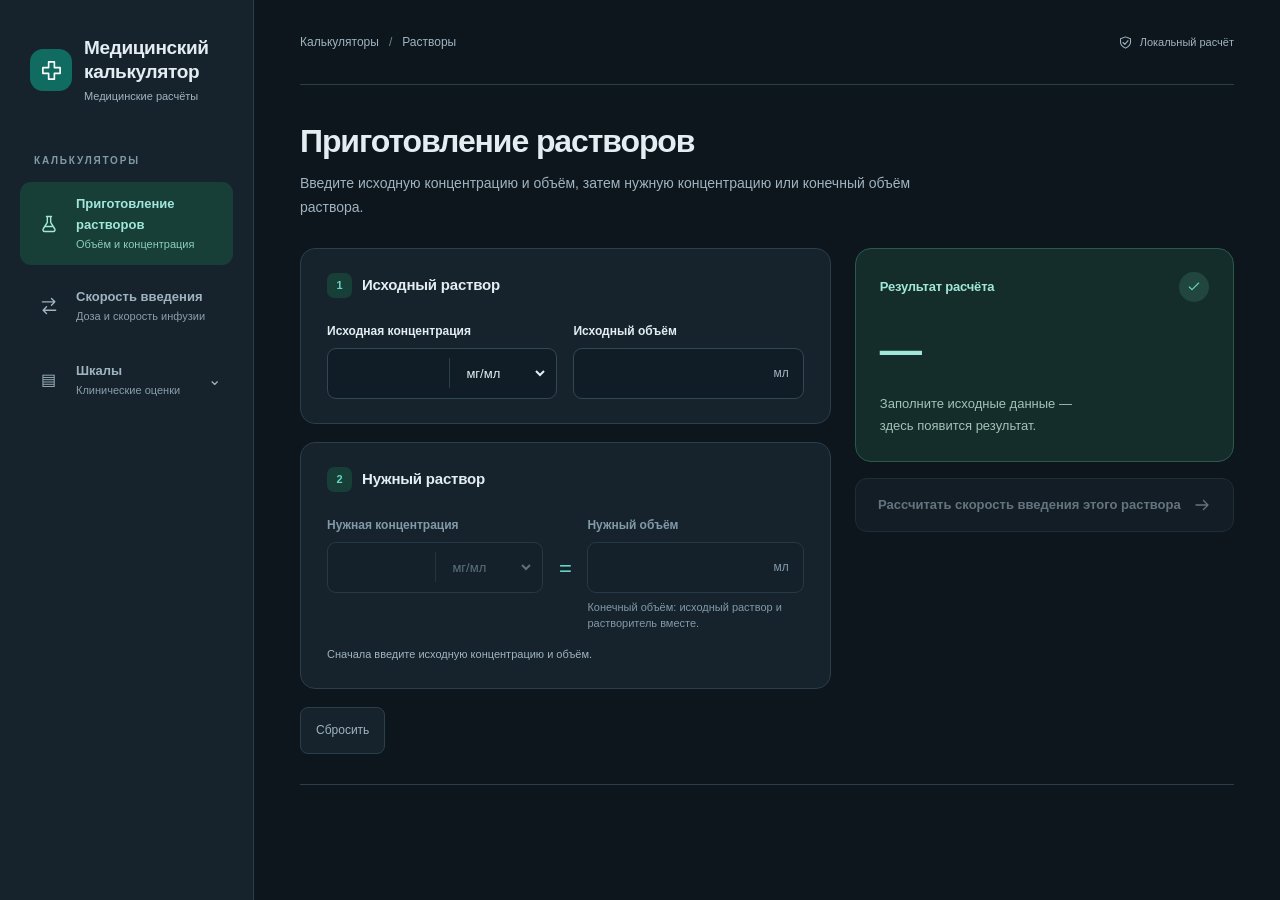
<file: index.html>
<!DOCTYPE html>
<html lang="ru">
<head>
  <meta charset="UTF-8">
  <meta name="viewport" content="width=device-width, initial-scale=1">
  <meta name="color-scheme" content="dark">
  <meta name="theme-color" content="#0d151d">
  <meta name="description" content="Приготовление растворов. Медицинский калькулятор объёмов, концентраций и доз с поддержкой десятичной запятой.">
  <title>Приготовление растворов</title>
  <link rel="icon" href="assets/favicon.svg" type="image/svg+xml">
  <link rel="stylesheet" href="assets/styles.css?v=16">
  <script src="assets/calculations.js?v=16" defer></script>
  <script src="assets/numeric-input.js?v=12" defer></script>
  <script src="assets/solution-transfer.js?v=13" defer></script>
  <script src="assets/form-drafts.js?v=19" defer></script>
  <script src="assets/app.js?v=18" defer></script>
</head>
<body>
  <a class="skip-link" href="#main">К калькулятору</a>
  <div class="app">
    <aside class="sidebar" aria-label="Навигация">
      <a class="brand" href="index.html" aria-label="Медицинский калькулятор — приготовление растворов"><span class="brand-mark"><svg aria-hidden="true" focusable="false" width="23" height="23" viewBox="0 0 24 24" fill="none" stroke="currentColor" stroke-width="1.7" stroke-linecap="round" stroke-linejoin="round"><path d="M9 3h6v6h6v6h-6v6H9v-6H3V9h6z"/></svg></span><span><span class="brand-name">Медицинский калькулятор</span><span class="brand-sub">Медицинские расчёты</span></span></a>
      <p class="nav-label">КАЛЬКУЛЯТОРЫ</p>
      <nav class="navigation" aria-label="Калькуляторы"><span class="nav-link" aria-current="page"><span class="nav-icon"><svg aria-hidden="true" focusable="false" width="20" height="20" viewBox="0 0 24 24" fill="none" stroke="currentColor" stroke-width="1.7" stroke-linecap="round" stroke-linejoin="round"><path d="M9 3h6m-5 0v7l-5 8a2 2 0 0 0 1.7 3h10.6a2 2 0 0 0 1.7-3l-5-8V3M8 15h8"/></svg></span><span class="nav-text">Приготовление<br>растворов<small>Объём и концентрация</small></span></span><a class="nav-link" href="infusion-rate.html"><span class="nav-icon"><svg aria-hidden="true" focusable="false" width="20" height="20" viewBox="0 0 24 24" fill="none" stroke="currentColor" stroke-width="1.7" stroke-linecap="round" stroke-linejoin="round"><path d="M4 7h15m-4-4 4 4-4 4M20 17H5m4-4-4 4 4 4"/></svg></span><span class="nav-text">Скорость введения<small>Доза и скорость инфузии</small></span></a><details class="scales-menu"><summary class="nav-link scales-trigger"><span class="nav-icon" aria-hidden="true">▤</span><span class="nav-text">Шкалы<small>Клинические оценки</small></span><span class="scales-chevron" aria-hidden="true">⌄</span></summary><div class="scales-outer"><div class="scales-links"><a class="scale-link" href="gcs.html">Кома Глазго</a><a class="scale-link" href="news2.html">NEWS2</a><a class="scale-link" href="sofa.html">SOFA</a><a class="scale-link" href="egri.html">Эль-Ганзури</a><a class="scale-link" href="rass.html">RASS</a></div></div></details></nav>
    </aside>
    <div class="workspace">
      <header class="topbar"><div class="topbar-label">Калькуляторы<span>/</span>Растворы</div><div class="topbar-badge"><svg aria-hidden="true" focusable="false" width="15" height="15" viewBox="0 0 24 24" fill="none" stroke="currentColor" stroke-width="1.7" stroke-linecap="round" stroke-linejoin="round"><path d="m12 3 8 3v5c0 5-4 8-8 10-4-2-8-5-8-10V6l8-3Z"/><path d="m8 12 3 3 5-6"/></svg> Локальный расчёт</div></header>
      <main id="main">
        <h1>Приготовление растворов</h1>
        <p class="intro">Введите исходную концентрацию и объём, затем нужную концентрацию или конечный объём раствора.</p>
        <noscript><p>Для работы калькулятора включите JavaScript в браузере.</p></noscript>
        <form id="calculator" novalidate autocomplete="off">
          <div class="calculator-grid">
            <div class="solutions-stack">
              <section class="stage-card" aria-labelledby="stock-heading">
                <div class="stage-heading"><span class="stage-number">1</span><h2 id="stock-heading">Исходный раствор</h2></div>
                <div class="solution-fields">
                  <div class="field">
      <label for="stockConcentration">Исходная концентрация</label>
      <div class="input-group"><input id="stockConcentration" name="stockConcentration" type="text" inputmode="decimal" pattern="[0-9]*[.,]?[0-9]*" maxlength="40" aria-describedby="stockConcentration-error" spellcheck="false" autocapitalize="off"><select name="stockUnit" aria-label="Единица: исходная концентрация"><option value="mg">мг/мл</option><option value="mcg">мкг/мл</option><option value="percent">%</option><option value="unit">ЕД/мл</option><option value="iu">МЕ/мл</option></select></div>
      <p class="field-error" id="stockConcentration-error" hidden></p>
    </div>
                  <div class="field">
      <label for="stockVolume">Исходный объём</label>
      <div class="input-group"><input id="stockVolume" name="stockVolume" type="text" inputmode="decimal" pattern="[0-9]*[.,]?[0-9]*" maxlength="40" aria-describedby="stockVolume-error stockVolume-unit" spellcheck="false" autocapitalize="off"><span class="input-unit" id="stockVolume-unit">мл</span></div>
      <p class="field-error" id="stockVolume-error" hidden></p>
    </div>
                </div>
              </section>
              <section class="stage-card" aria-labelledby="desired-heading">
                <div class="stage-heading"><span class="stage-number">2</span><h2 id="desired-heading">Нужный раствор</h2></div>
                <fieldset id="desired-block" class="stage-fields" disabled aria-describedby="desired-status">
                  <legend class="sr-only">Нужный раствор</legend>
                  <div class="solution-fields solution-fields-linked">
                    <div class="field">
      <label for="targetConcentration">Нужная концентрация</label>
      <div class="input-group"><input id="targetConcentration" name="targetConcentration" type="text" inputmode="decimal" pattern="[0-9]*[.,]?[0-9]*" maxlength="40" aria-describedby="targetConcentration-error" spellcheck="false" autocapitalize="off"><select name="targetUnit" aria-label="Единица: нужная концентрация"><option value="mg">мг/мл</option><option value="mcg">мкг/мл</option><option value="percent">%</option></select></div>
      <p class="field-error" id="targetConcentration-error" hidden></p>
    </div>
                    <span class="field-equals" aria-hidden="true">=</span>
                    <div class="field">
      <label for="finalVolume">Нужный объём</label>
      <div class="input-group"><input id="finalVolume" name="finalVolume" type="text" inputmode="decimal" pattern="[0-9]*[.,]?[0-9]*" maxlength="40" aria-describedby="finalVolume-error finalVolume-hint finalVolume-unit" spellcheck="false" autocapitalize="off"><span class="input-unit" id="finalVolume-unit">мл</span></div>
      <p class="field-hint" id="finalVolume-hint">Конечный объём: исходный раствор и растворитель вместе.</p><p class="field-error" id="finalVolume-error" hidden></p>
    </div>
                  </div>
                </fieldset>
                <p class="stage-note" id="desired-status">Сначала введите исходную концентрацию и объём.</p>
              </section>
              <div class="solution-actions"><button type="reset" class="button-secondary">Сбросить</button></div>
            </div>
            <div>
              <section class="result-panel" aria-labelledby="result-heading">
              <div class="result-top"><h2 id="result-heading">Результат расчёта</h2><span class="result-symbol"><svg aria-hidden="true" focusable="false" width="16" height="16" viewBox="0 0 24 24" fill="none" stroke="currentColor" stroke-width="1.7" stroke-linecap="round" stroke-linejoin="round"><path d="m5 12 4 4L19 6"/></svg></span></div>
              <div class="result-main"><output class="result-value" id="result-value" form="calculator">—</output><span class="result-unit" id="result-unit"></span><p class="result-label" id="result-label" hidden>Объём растворителя</p><p class="result-empty" id="result-empty">Заполните исходные данные —<br>здесь появится результат.</p><p class="result-error" id="result-error" hidden></p></div>
            </section>
              <a class="solution-transfer" id="infusion-link" role="link" aria-disabled="true" tabindex="-1"><span>Рассчитать скорость введения этого раствора</span><svg aria-hidden="true" focusable="false" width="18" height="18" viewBox="0 0 24 24" fill="none" stroke="currentColor" stroke-width="1.7" stroke-linecap="round" stroke-linejoin="round"><path d="M4 12h16m-6-6 6 6-6 6"/></svg></a>
              <p class="sr-only" id="result-status" role="status" aria-live="polite" aria-atomic="true"></p>
            </div>
          </div>
        </form>
      </main>
    </div>
  </div>
</body>
</html>
</file>
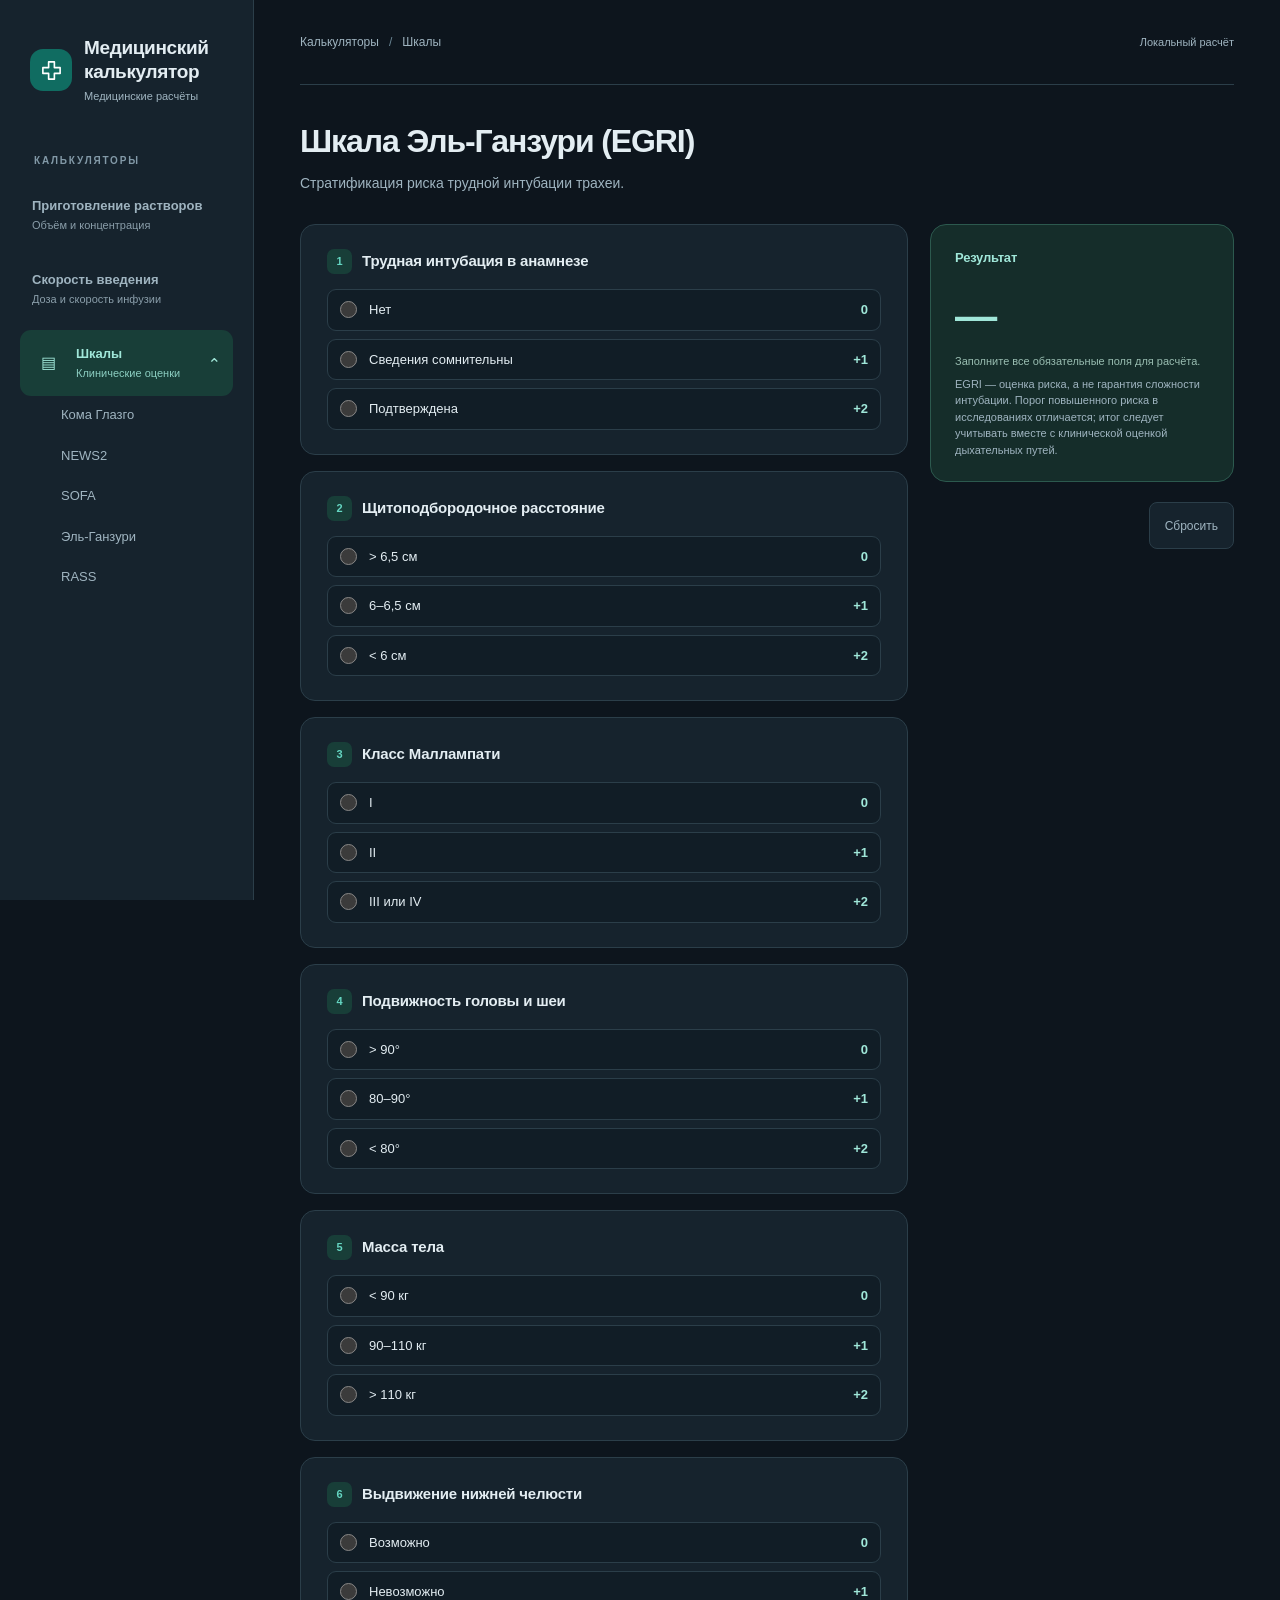
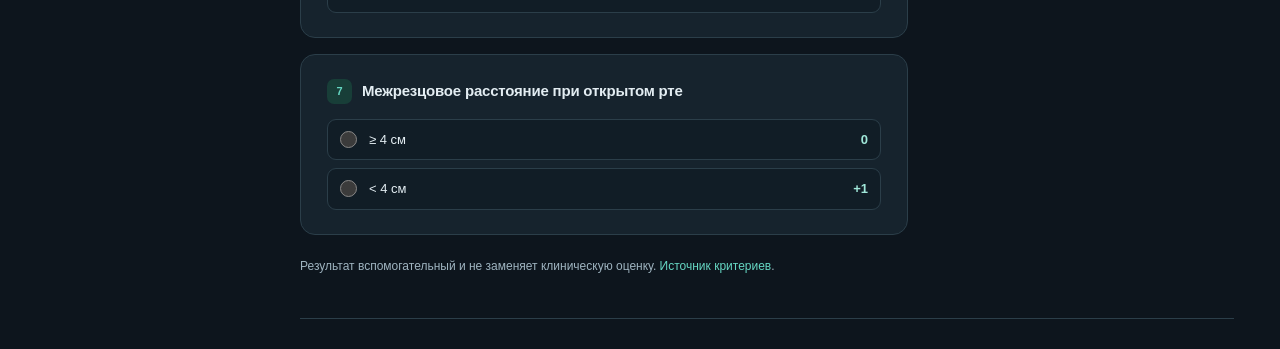
<file: egri.html>
<!DOCTYPE html><html lang="ru"><head><meta charset="UTF-8"><meta name="viewport" content="width=device-width,initial-scale=1"><meta name="color-scheme" content="dark"><meta name="theme-color" content="#0d151d"><meta name="description" content="Стратификация риска трудной интубации трахеи."><title>Шкала Эль-Ганзури (EGRI) — Медицинский калькулятор</title><link rel="icon" href="assets/favicon.svg" type="image/svg+xml"><link rel="stylesheet" href="assets/styles.css?v=17"><script src="assets/scales.js?v=1" defer></script><script src="assets/scale-ui.js?v=1" defer></script></head><body data-scale="egri"><a class="skip-link" href="#main">К калькулятору</a><div class="app"><aside class="sidebar" aria-label="Навигация">
      <a class="brand" href="index.html" aria-label="Медицинский калькулятор — приготовление растворов"><span class="brand-mark"><svg aria-hidden="true" focusable="false" width="23" height="23" viewBox="0 0 24 24" fill="none" stroke="currentColor" stroke-width="1.7" stroke-linecap="round" stroke-linejoin="round"><path d="M9 3h6v6h6v6h-6v6H9v-6H3V9h6z"/></svg></span><span><span class="brand-name">Медицинский калькулятор</span><span class="brand-sub">Медицинские расчёты</span></span></a>
      <p class="nav-label">КАЛЬКУЛЯТОРЫ</p>
      <nav class="navigation" aria-label="Калькуляторы"><a class="nav-link" href="index.html"><span class="nav-text">Приготовление растворов<small>Объём и концентрация</small></span></a><a class="nav-link" href="infusion-rate.html"><span class="nav-text">Скорость введения<small>Доза и скорость инфузии</small></span></a><details class="scales-menu" open><summary class="nav-link scales-trigger"><span class="nav-icon" aria-hidden="true">▤</span><span class="nav-text">Шкалы<small>Клинические оценки</small></span><span class="scales-chevron" aria-hidden="true">⌄</span></summary><div class="scales-outer"><div class="scales-links"><a class="scale-link" href="gcs.html">Кома Глазго</a><a class="scale-link" href="news2.html">NEWS2</a><a class="scale-link" href="sofa.html">SOFA</a><a class="scale-link" href="egri.html">Эль-Ганзури</a><a class="scale-link" href="rass.html">RASS</a></div></div></details></nav>
    </aside><div class="workspace"><header class="topbar"><div class="topbar-label">Калькуляторы<span>/</span>Шкалы</div><div class="topbar-badge">Локальный расчёт</div></header><main id="main"><h1>Шкала Эль-Ганзури (EGRI)</h1><p class="intro">Стратификация риска трудной интубации трахеи.</p><noscript>Для расчёта необходимо включить JavaScript.</noscript><form id="scale-form" autocomplete="off" novalidate><div class="scale-layout"><div id="scale-fields" class="scale-fields"></div><div class="scale-result-column"><section class="result-panel" aria-live="polite" aria-atomic="true"><div class="result-top"><h2>Результат</h2></div><div class="result-main"><output class="result-value" id="scale-result">—</output><p id="scale-description" class="result-label">Заполните поля для расчёта.</p><p class="field-hint" id="scale-note"></p></div></section><div class="unified-actions"><button class="button-secondary" type="reset">Сбросить</button></div></div></div></form><p class="scale-disclaimer">Результат вспомогательный и не заменяет клиническую оценку. <a href="https://pmc.ncbi.nlm.nih.gov/articles/PMC10172951/" target="_blank" rel="noopener noreferrer">Источник критериев</a>.</p></main></div></div></body></html>
</file>
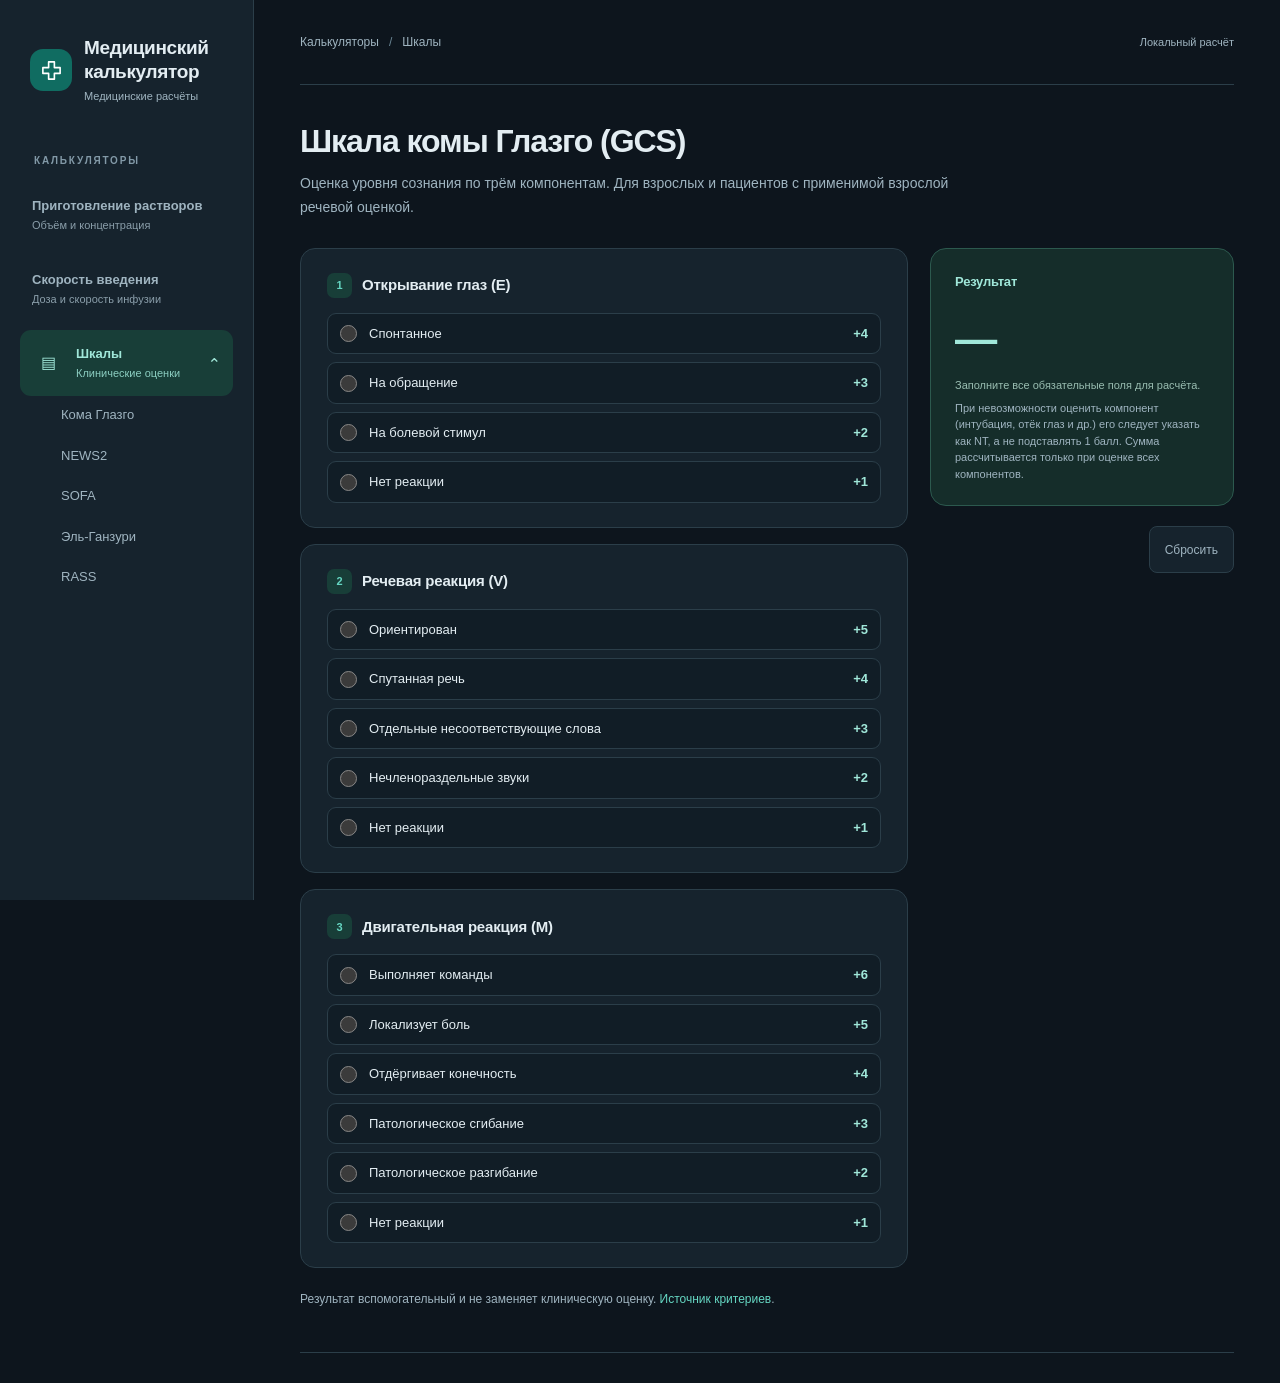
<file: gcs.html>
<!DOCTYPE html><html lang="ru"><head><meta charset="UTF-8"><meta name="viewport" content="width=device-width,initial-scale=1"><meta name="color-scheme" content="dark"><meta name="theme-color" content="#0d151d"><meta name="description" content="Оценка уровня сознания по трём компонентам. Для взрослых и пациентов с применимой взрослой речевой оценкой."><title>Шкала комы Глазго (GCS) — Медицинский калькулятор</title><link rel="icon" href="assets/favicon.svg" type="image/svg+xml"><link rel="stylesheet" href="assets/styles.css?v=17"><script src="assets/scales.js?v=1" defer></script><script src="assets/scale-ui.js?v=1" defer></script></head><body data-scale="gcs"><a class="skip-link" href="#main">К калькулятору</a><div class="app"><aside class="sidebar" aria-label="Навигация">
      <a class="brand" href="index.html" aria-label="Медицинский калькулятор — приготовление растворов"><span class="brand-mark"><svg aria-hidden="true" focusable="false" width="23" height="23" viewBox="0 0 24 24" fill="none" stroke="currentColor" stroke-width="1.7" stroke-linecap="round" stroke-linejoin="round"><path d="M9 3h6v6h6v6h-6v6H9v-6H3V9h6z"/></svg></span><span><span class="brand-name">Медицинский калькулятор</span><span class="brand-sub">Медицинские расчёты</span></span></a>
      <p class="nav-label">КАЛЬКУЛЯТОРЫ</p>
      <nav class="navigation" aria-label="Калькуляторы"><a class="nav-link" href="index.html"><span class="nav-text">Приготовление растворов<small>Объём и концентрация</small></span></a><a class="nav-link" href="infusion-rate.html"><span class="nav-text">Скорость введения<small>Доза и скорость инфузии</small></span></a><details class="scales-menu" open><summary class="nav-link scales-trigger"><span class="nav-icon" aria-hidden="true">▤</span><span class="nav-text">Шкалы<small>Клинические оценки</small></span><span class="scales-chevron" aria-hidden="true">⌄</span></summary><div class="scales-outer"><div class="scales-links"><a class="scale-link" href="gcs.html">Кома Глазго</a><a class="scale-link" href="news2.html">NEWS2</a><a class="scale-link" href="sofa.html">SOFA</a><a class="scale-link" href="egri.html">Эль-Ганзури</a><a class="scale-link" href="rass.html">RASS</a></div></div></details></nav>
    </aside><div class="workspace"><header class="topbar"><div class="topbar-label">Калькуляторы<span>/</span>Шкалы</div><div class="topbar-badge">Локальный расчёт</div></header><main id="main"><h1>Шкала комы Глазго (GCS)</h1><p class="intro">Оценка уровня сознания по трём компонентам. Для взрослых и пациентов с применимой взрослой речевой оценкой.</p><noscript>Для расчёта необходимо включить JavaScript.</noscript><form id="scale-form" autocomplete="off" novalidate><div class="scale-layout"><div id="scale-fields" class="scale-fields"></div><div class="scale-result-column"><section class="result-panel" aria-live="polite" aria-atomic="true"><div class="result-top"><h2>Результат</h2></div><div class="result-main"><output class="result-value" id="scale-result">—</output><p id="scale-description" class="result-label">Заполните поля для расчёта.</p><p class="field-hint" id="scale-note"></p></div></section><div class="unified-actions"><button class="button-secondary" type="reset">Сбросить</button></div></div></div></form><p class="scale-disclaimer">Результат вспомогательный и не заменяет клиническую оценку. <a href="https://medsoftpro.ru/kalkulyatory/koma-glazgo" target="_blank" rel="noopener noreferrer">Источник критериев</a>.</p></main></div></div></body></html>
</file>
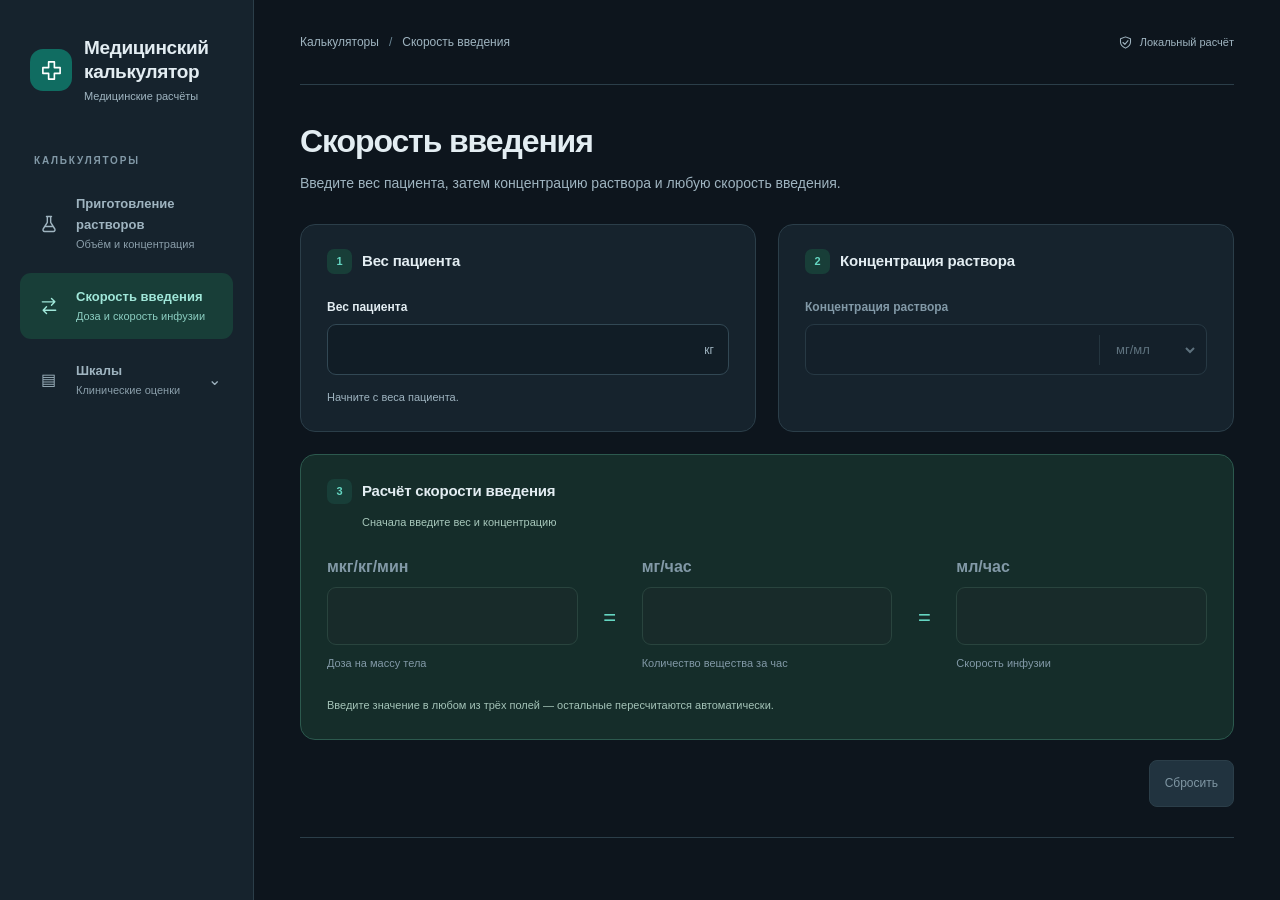
<file: infusion-rate.html>
<!DOCTYPE html>
<html lang="ru">
<head>
  <meta charset="UTF-8">
  <meta name="viewport" content="width=device-width, initial-scale=1">
  <meta name="color-scheme" content="dark">
  <meta name="theme-color" content="#0d151d">
  <meta name="description" content="Расчёт скорости введения с концентрацией в мг/мл, мкг/мл, процентах, ЕД/мл или МЕ/мл. Автоматический пересчёт дозы и мл/час.">
  <title>Скорость введения</title>
  <link rel="icon" href="assets/favicon.svg" type="image/svg+xml">
  <link rel="stylesheet" href="assets/styles.css?v=16">
  <script src="assets/calculations.js?v=16" defer></script>
  <script src="assets/numeric-input.js?v=12" defer></script>
  <script src="assets/solution-transfer.js?v=13" defer></script>
  <script src="assets/form-drafts.js?v=19" defer></script>
  <script src="assets/infusion.js?v=18" defer></script>
</head>
<body>
  <a class="skip-link" href="#main">К калькулятору</a>
  <div class="app">
    <aside class="sidebar" aria-label="Навигация">
      <a class="brand" href="index.html" aria-label="Медицинский калькулятор — приготовление растворов"><span class="brand-mark"><svg aria-hidden="true" focusable="false" width="23" height="23" viewBox="0 0 24 24" fill="none" stroke="currentColor" stroke-width="1.7" stroke-linecap="round" stroke-linejoin="round"><path d="M9 3h6v6h6v6h-6v6H9v-6H3V9h6z"/></svg></span><span><span class="brand-name">Медицинский калькулятор</span><span class="brand-sub">Медицинские расчёты</span></span></a>
      <p class="nav-label">КАЛЬКУЛЯТОРЫ</p>
      <nav class="navigation" aria-label="Калькуляторы"><a class="nav-link" href="index.html"><span class="nav-icon"><svg aria-hidden="true" focusable="false" width="20" height="20" viewBox="0 0 24 24" fill="none" stroke="currentColor" stroke-width="1.7" stroke-linecap="round" stroke-linejoin="round"><path d="M9 3h6m-5 0v7l-5 8a2 2 0 0 0 1.7 3h10.6a2 2 0 0 0 1.7-3l-5-8V3M8 15h8"/></svg></span><span class="nav-text">Приготовление<br>растворов<small>Объём и концентрация</small></span></a><span class="nav-link" aria-current="page"><span class="nav-icon"><svg aria-hidden="true" focusable="false" width="20" height="20" viewBox="0 0 24 24" fill="none" stroke="currentColor" stroke-width="1.7" stroke-linecap="round" stroke-linejoin="round"><path d="M4 7h15m-4-4 4 4-4 4M20 17H5m4-4-4 4 4 4"/></svg></span><span class="nav-text">Скорость введения<small>Доза и скорость инфузии</small></span></span><details class="scales-menu"><summary class="nav-link scales-trigger"><span class="nav-icon" aria-hidden="true">▤</span><span class="nav-text">Шкалы<small>Клинические оценки</small></span><span class="scales-chevron" aria-hidden="true">⌄</span></summary><div class="scales-outer"><div class="scales-links"><a class="scale-link" href="gcs.html">Кома Глазго</a><a class="scale-link" href="news2.html">NEWS2</a><a class="scale-link" href="sofa.html">SOFA</a><a class="scale-link" href="egri.html">Эль-Ганзури</a><a class="scale-link" href="rass.html">RASS</a></div></div></details></nav>
    </aside>
    <div class="workspace">
      <header class="topbar"><div class="topbar-label">Калькуляторы<span>/</span>Скорость введения</div><div class="topbar-badge"><svg aria-hidden="true" focusable="false" width="15" height="15" viewBox="0 0 24 24" fill="none" stroke="currentColor" stroke-width="1.7" stroke-linecap="round" stroke-linejoin="round"><path d="m12 3 8 3v5c0 5-4 8-8 10-4-2-8-5-8-10V6l8-3Z"/><path d="m8 12 3 3 5-6"/></svg> Локальный расчёт</div></header>
      <main id="main">
        <h1>Скорость введения</h1>
        <p class="intro">Введите вес пациента, затем концентрацию раствора и любую скорость введения.</p>
        <noscript><p>Для работы калькулятора включите JavaScript в браузере.</p></noscript>
        <form id="infusion-form" class="unified-form" autocomplete="off" novalidate>
          <div class="patient-solution-grid">
            <section class="stage-card" aria-labelledby="weight-heading">
              <div class="stage-heading"><span class="stage-number">1</span><h2 id="weight-heading">Вес пациента</h2></div>
              <div class="field">
      <label for="weight">Вес пациента</label>
      <div class="input-group"><input id="weight" name="weight" type="text" inputmode="decimal" pattern="[0-9]*[.,]?[0-9]*" maxlength="40" aria-describedby="weight-error weight-unit" spellcheck="false" autocapitalize="off"><span class="input-unit" id="weight-unit">кг</span></div>
      <p class="field-error" id="weight-error" hidden></p>
    </div>
              <p class="stage-note">Начните с веса пациента.</p>
            </section>
            <section class="stage-card" aria-labelledby="concentration-heading">
              <div class="stage-heading"><span class="stage-number">2</span><h2 id="concentration-heading">Концентрация раствора</h2></div>
              <fieldset id="concentration-block" class="stage-fields" disabled>
                <legend class="sr-only">Концентрация раствора</legend>
                <div class="field">
                  <label for="concentration">Концентрация раствора</label>
                  <div class="input-group"><input id="concentration" name="concentration" type="text" inputmode="decimal" pattern="[0-9]*[.,]?[0-9]*" maxlength="40" aria-describedby="concentration-error" spellcheck="false" autocapitalize="off"><select id="concentration-unit" name="concentrationUnit" aria-label="Единица: концентрация раствора"><option value="mg">мг/мл</option><option value="mcg">мкг/мл</option><option value="percent">%</option><option value="unit">ЕД/мл</option><option value="iu">МЕ/мл</option></select></div>
                  <p class="field-error" id="concentration-error" hidden></p>
                </div>
              </fieldset>
            </section>
          </div>
          <section class="stage-card rate-card" aria-labelledby="rates-heading">
            <div class="stage-heading"><span class="stage-number">3</span><h2 id="rates-heading">Расчёт скорости введения</h2></div>
            <p class="stage-note rate-status" id="rate-status">Сначала введите вес и концентрацию</p>
            <fieldset id="rate-block" class="stage-fields" disabled aria-describedby="rate-status rate-note">
              <legend class="sr-only">Расчёт скорости введения</legend>
              <div class="rate-fields" id="rate-fields">
                <div class="field" id="rate-weight-field">
      <label for="rate-weight" id="rate-weight-label">мкг/кг/мин</label>
      <div class="input-group"><input id="rate-weight" name="rate-weight" type="text" inputmode="decimal" pattern="[0-9]*[.,]?[0-9]*" maxlength="40" aria-describedby="rate-weight-error rate-weight-hint" spellcheck="false" autocapitalize="off"></div>
      <p class="field-hint" id="rate-weight-hint">Доза на массу тела</p><p class="field-error" id="rate-weight-error" hidden></p>
    </div>
                <span class="field-equals" id="rate-weight-equals" aria-hidden="true">=</span>
                <div class="field">
      <label for="rate-hourly" id="rate-hourly-label">мг/час</label>
      <div class="input-group"><input id="rate-hourly" name="rate-hourly" type="text" inputmode="decimal" pattern="[0-9]*[.,]?[0-9]*" maxlength="40" aria-describedby="rate-hourly-error rate-hourly-hint" spellcheck="false" autocapitalize="off"></div>
      <p class="field-hint" id="rate-hourly-hint">Количество вещества за час</p><p class="field-error" id="rate-hourly-error" hidden></p>
    </div>
                <span class="field-equals" aria-hidden="true">=</span>
                <div class="field">
      <label for="rate-ml">мл/час</label>
      <div class="input-group"><input id="rate-ml" name="rate-ml" type="text" inputmode="decimal" pattern="[0-9]*[.,]?[0-9]*" maxlength="40" aria-describedby="rate-ml-error rate-ml-hint" spellcheck="false" autocapitalize="off"></div>
      <p class="field-hint" id="rate-ml-hint">Скорость инфузии</p><p class="field-error" id="rate-ml-error" hidden></p>
    </div>
              </div>
            </fieldset>
            <p class="rate-note" id="rate-note">Введите значение в любом из трёх полей — остальные пересчитаются автоматически.</p>
          </section>
          <div class="unified-actions">
            <button type="reset" class="button-secondary" id="reset-form" disabled>Сбросить</button>
          </div>
        </form>
        <p class="sr-only" id="result-status" role="status" aria-live="polite" aria-atomic="true"></p>
      </main>
    </div>
  </div>
</body>
</html>
</file>
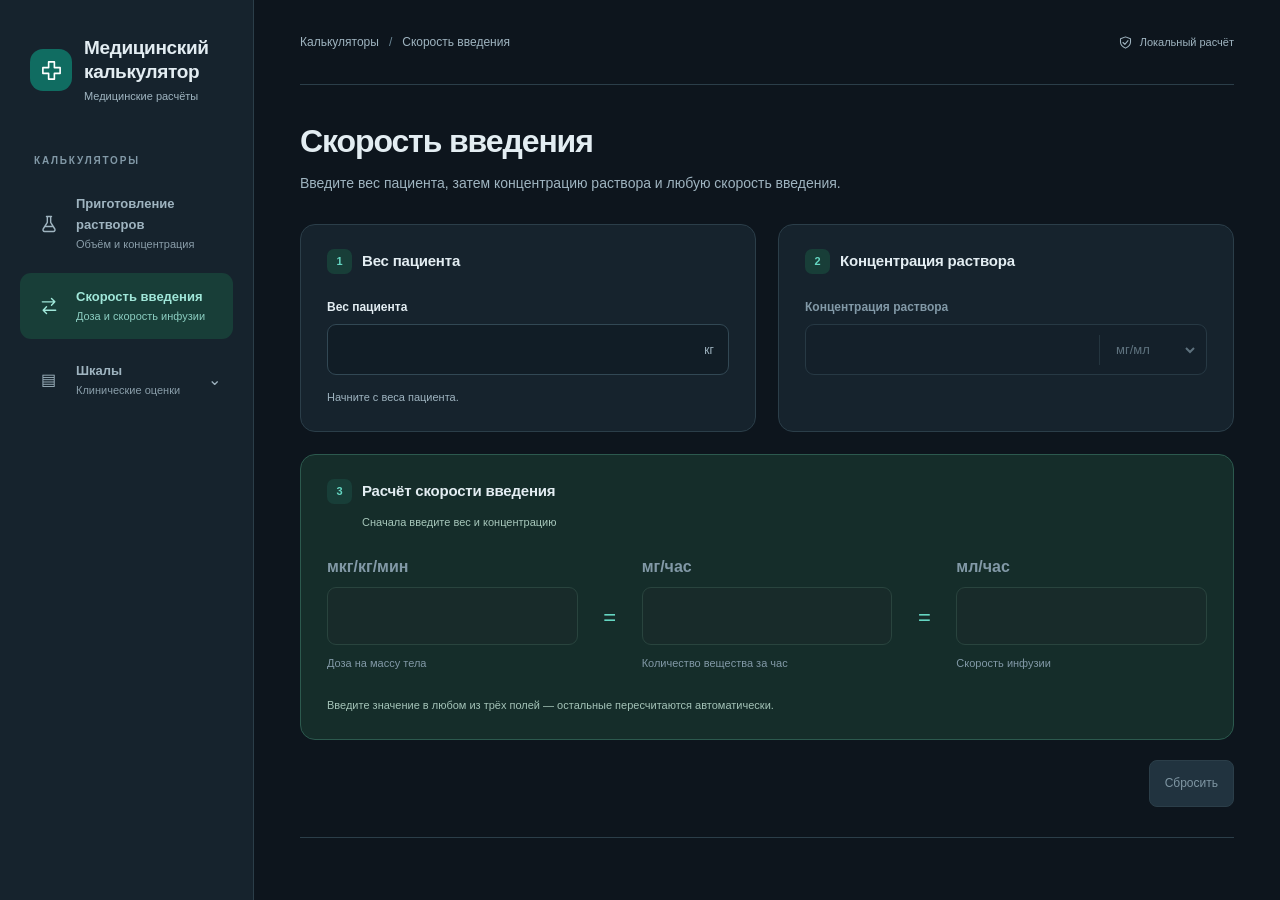
<file: mcg-kg-min-to-mg-hour.html>
<!DOCTYPE html>
<html lang="ru"><head><meta charset="UTF-8"><meta name="viewport" content="width=device-width, initial-scale=1">
  <meta name="color-scheme" content="dark"><meta name="theme-color" content="#0d151d"><meta http-equiv="refresh" content="0; url=infusion-rate.html"><title>Скорость введения</title><script>window.location.replace('infusion-rate.html');</script></head><body><p>Все пересчёты объединены. <a href="infusion-rate.html">Перейти к расчёту скорости введения</a>.</p></body></html>
</file>
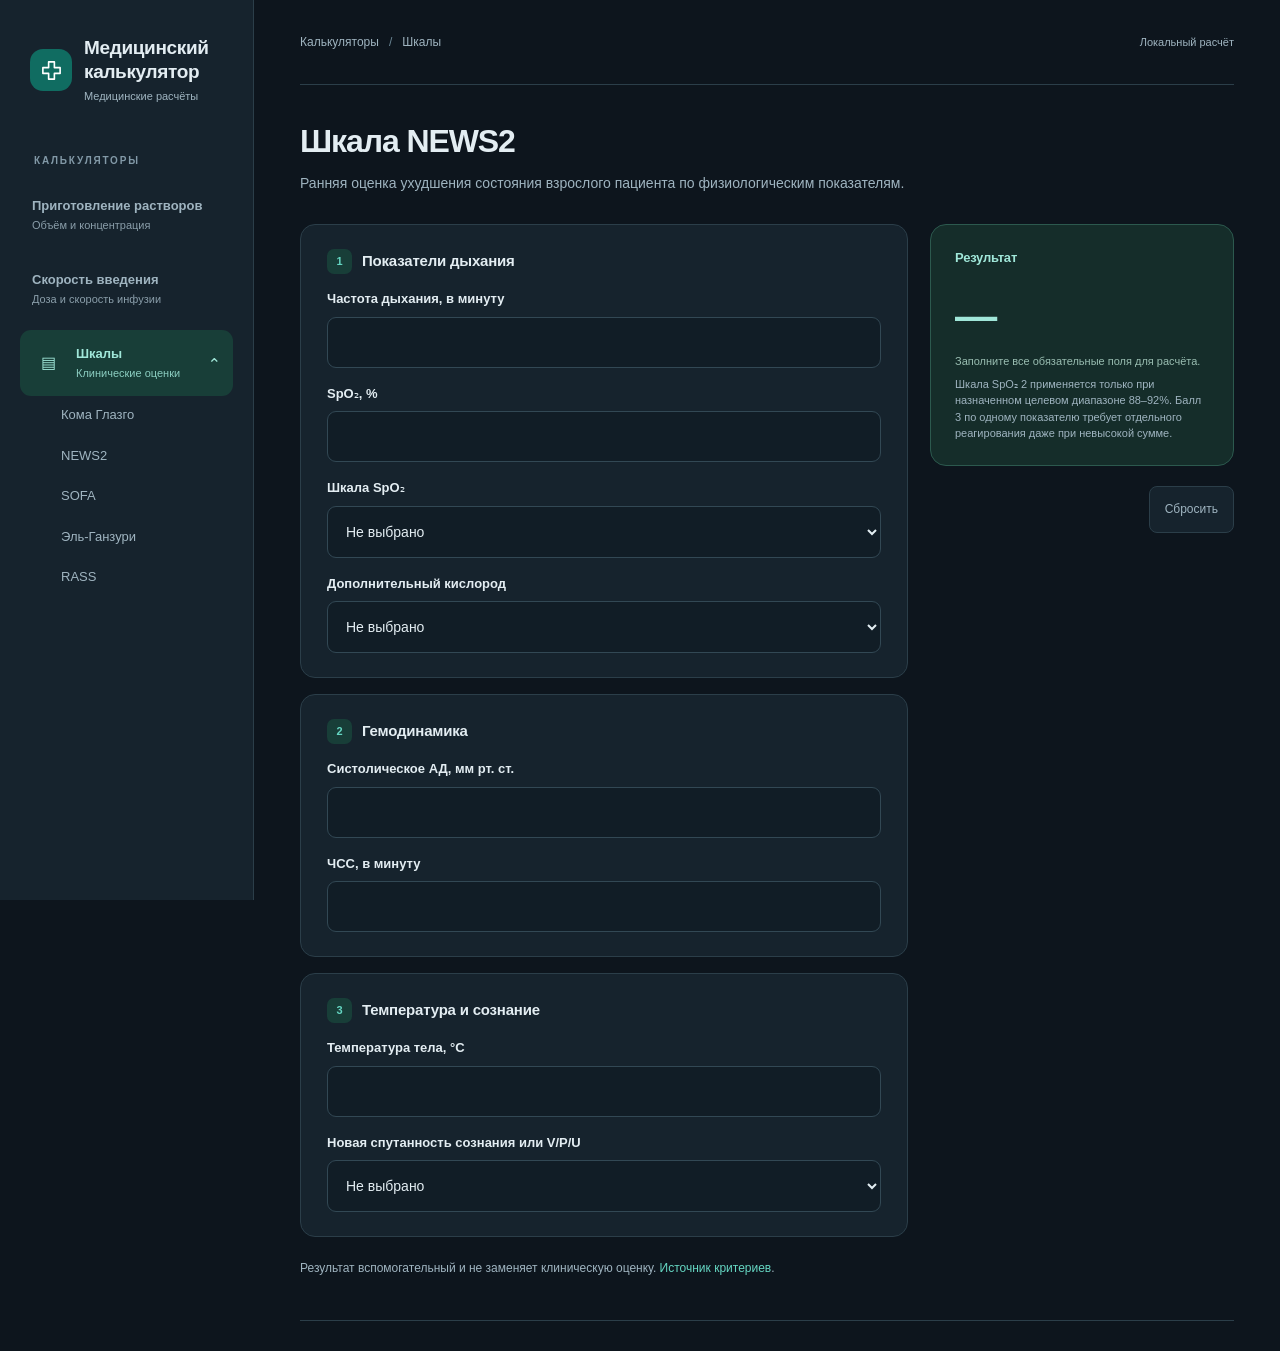
<file: news2.html>
<!DOCTYPE html><html lang="ru"><head><meta charset="UTF-8"><meta name="viewport" content="width=device-width,initial-scale=1"><meta name="color-scheme" content="dark"><meta name="theme-color" content="#0d151d"><meta name="description" content="Ранняя оценка ухудшения состояния взрослого пациента по физиологическим показателям."><title>Шкала NEWS2 — Медицинский калькулятор</title><link rel="icon" href="assets/favicon.svg" type="image/svg+xml"><link rel="stylesheet" href="assets/styles.css?v=17"><script src="assets/scales.js?v=1" defer></script><script src="assets/scale-ui.js?v=1" defer></script></head><body data-scale="news2"><a class="skip-link" href="#main">К калькулятору</a><div class="app"><aside class="sidebar" aria-label="Навигация">
      <a class="brand" href="index.html" aria-label="Медицинский калькулятор — приготовление растворов"><span class="brand-mark"><svg aria-hidden="true" focusable="false" width="23" height="23" viewBox="0 0 24 24" fill="none" stroke="currentColor" stroke-width="1.7" stroke-linecap="round" stroke-linejoin="round"><path d="M9 3h6v6h6v6h-6v6H9v-6H3V9h6z"/></svg></span><span><span class="brand-name">Медицинский калькулятор</span><span class="brand-sub">Медицинские расчёты</span></span></a>
      <p class="nav-label">КАЛЬКУЛЯТОРЫ</p>
      <nav class="navigation" aria-label="Калькуляторы"><a class="nav-link" href="index.html"><span class="nav-text">Приготовление растворов<small>Объём и концентрация</small></span></a><a class="nav-link" href="infusion-rate.html"><span class="nav-text">Скорость введения<small>Доза и скорость инфузии</small></span></a><details class="scales-menu" open><summary class="nav-link scales-trigger"><span class="nav-icon" aria-hidden="true">▤</span><span class="nav-text">Шкалы<small>Клинические оценки</small></span><span class="scales-chevron" aria-hidden="true">⌄</span></summary><div class="scales-outer"><div class="scales-links"><a class="scale-link" href="gcs.html">Кома Глазго</a><a class="scale-link" href="news2.html">NEWS2</a><a class="scale-link" href="sofa.html">SOFA</a><a class="scale-link" href="egri.html">Эль-Ганзури</a><a class="scale-link" href="rass.html">RASS</a></div></div></details></nav>
    </aside><div class="workspace"><header class="topbar"><div class="topbar-label">Калькуляторы<span>/</span>Шкалы</div><div class="topbar-badge">Локальный расчёт</div></header><main id="main"><h1>Шкала NEWS2</h1><p class="intro">Ранняя оценка ухудшения состояния взрослого пациента по физиологическим показателям.</p><noscript>Для расчёта необходимо включить JavaScript.</noscript><form id="scale-form" autocomplete="off" novalidate><div class="scale-layout"><div id="scale-fields" class="scale-fields"></div><div class="scale-result-column"><section class="result-panel" aria-live="polite" aria-atomic="true"><div class="result-top"><h2>Результат</h2></div><div class="result-main"><output class="result-value" id="scale-result">—</output><p id="scale-description" class="result-label">Заполните поля для расчёта.</p><p class="field-hint" id="scale-note"></p></div></section><div class="unified-actions"><button class="button-secondary" type="reset">Сбросить</button></div></div></div></form><p class="scale-disclaimer">Результат вспомогательный и не заменяет клиническую оценку. <a href="https://www.rcp.ac.uk/media/eczf5mvm/news2-chart-3_news-observation-chart_2022_0_0.pdf" target="_blank" rel="noopener noreferrer">Источник критериев</a>.</p></main></div></div></body></html>
</file>
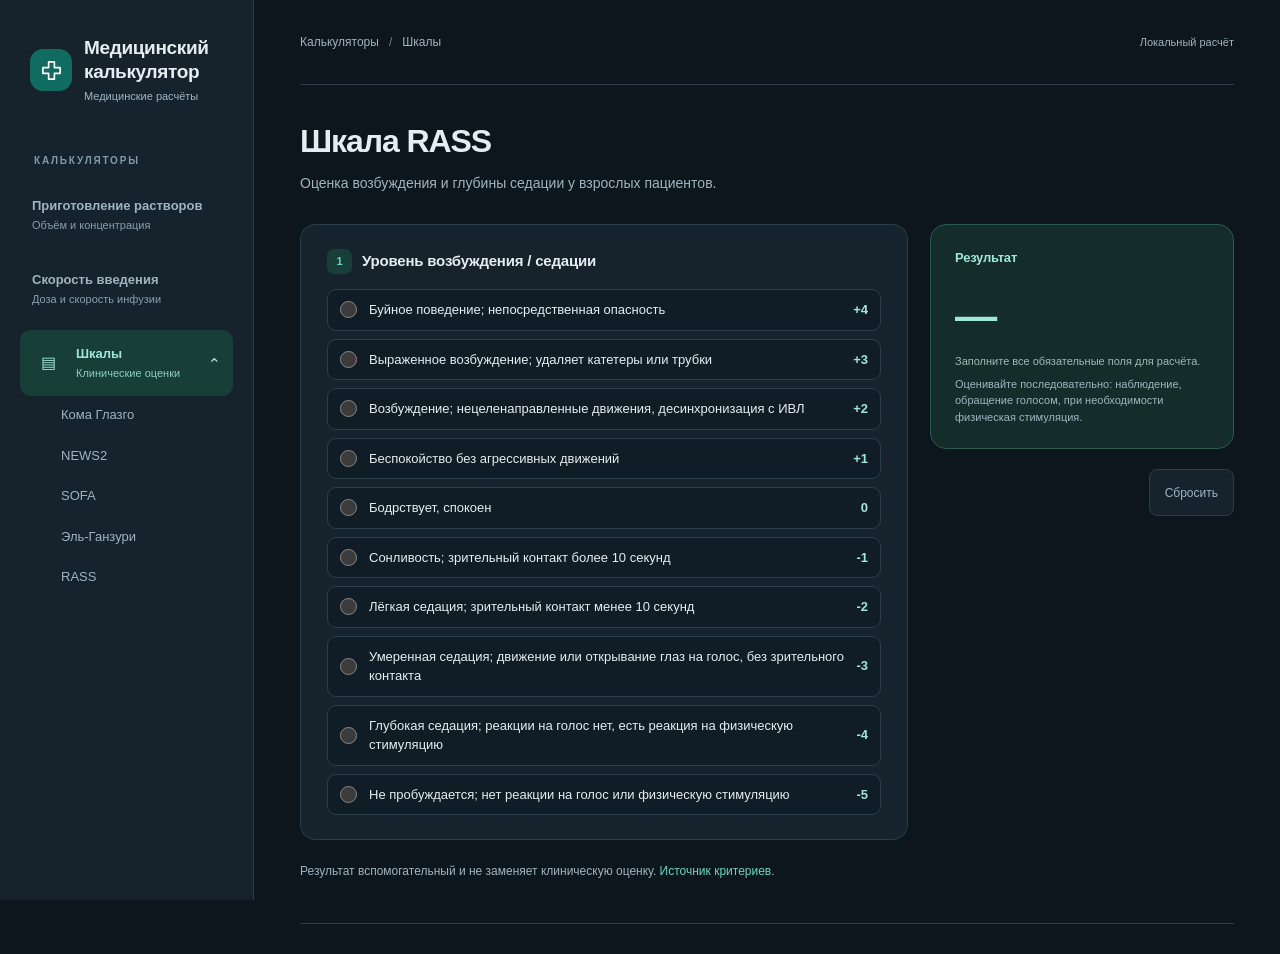
<file: rass.html>
<!DOCTYPE html><html lang="ru"><head><meta charset="UTF-8"><meta name="viewport" content="width=device-width,initial-scale=1"><meta name="color-scheme" content="dark"><meta name="theme-color" content="#0d151d"><meta name="description" content="Оценка возбуждения и глубины седации у взрослых пациентов."><title>Шкала RASS — Медицинский калькулятор</title><link rel="icon" href="assets/favicon.svg" type="image/svg+xml"><link rel="stylesheet" href="assets/styles.css?v=17"><script src="assets/scales.js?v=1" defer></script><script src="assets/scale-ui.js?v=1" defer></script></head><body data-scale="rass"><a class="skip-link" href="#main">К калькулятору</a><div class="app"><aside class="sidebar" aria-label="Навигация">
      <a class="brand" href="index.html" aria-label="Медицинский калькулятор — приготовление растворов"><span class="brand-mark"><svg aria-hidden="true" focusable="false" width="23" height="23" viewBox="0 0 24 24" fill="none" stroke="currentColor" stroke-width="1.7" stroke-linecap="round" stroke-linejoin="round"><path d="M9 3h6v6h6v6h-6v6H9v-6H3V9h6z"/></svg></span><span><span class="brand-name">Медицинский калькулятор</span><span class="brand-sub">Медицинские расчёты</span></span></a>
      <p class="nav-label">КАЛЬКУЛЯТОРЫ</p>
      <nav class="navigation" aria-label="Калькуляторы"><a class="nav-link" href="index.html"><span class="nav-text">Приготовление растворов<small>Объём и концентрация</small></span></a><a class="nav-link" href="infusion-rate.html"><span class="nav-text">Скорость введения<small>Доза и скорость инфузии</small></span></a><details class="scales-menu" open><summary class="nav-link scales-trigger"><span class="nav-icon" aria-hidden="true">▤</span><span class="nav-text">Шкалы<small>Клинические оценки</small></span><span class="scales-chevron" aria-hidden="true">⌄</span></summary><div class="scales-outer"><div class="scales-links"><a class="scale-link" href="gcs.html">Кома Глазго</a><a class="scale-link" href="news2.html">NEWS2</a><a class="scale-link" href="sofa.html">SOFA</a><a class="scale-link" href="egri.html">Эль-Ганзури</a><a class="scale-link" href="rass.html">RASS</a></div></div></details></nav>
    </aside><div class="workspace"><header class="topbar"><div class="topbar-label">Калькуляторы<span>/</span>Шкалы</div><div class="topbar-badge">Локальный расчёт</div></header><main id="main"><h1>Шкала RASS</h1><p class="intro">Оценка возбуждения и глубины седации у взрослых пациентов.</p><noscript>Для расчёта необходимо включить JavaScript.</noscript><form id="scale-form" autocomplete="off" novalidate><div class="scale-layout"><div id="scale-fields" class="scale-fields"></div><div class="scale-result-column"><section class="result-panel" aria-live="polite" aria-atomic="true"><div class="result-top"><h2>Результат</h2></div><div class="result-main"><output class="result-value" id="scale-result">—</output><p id="scale-description" class="result-label">Заполните поля для расчёта.</p><p class="field-hint" id="scale-note"></p></div></section><div class="unified-actions"><button class="button-secondary" type="reset">Сбросить</button></div></div></div></form><p class="scale-disclaimer">Результат вспомогательный и не заменяет клиническую оценку. <a href="https://medsoftpro.ru/kalkulyatory/rass-scale" target="_blank" rel="noopener noreferrer">Источник критериев</a>.</p></main></div></div></body></html>
</file>
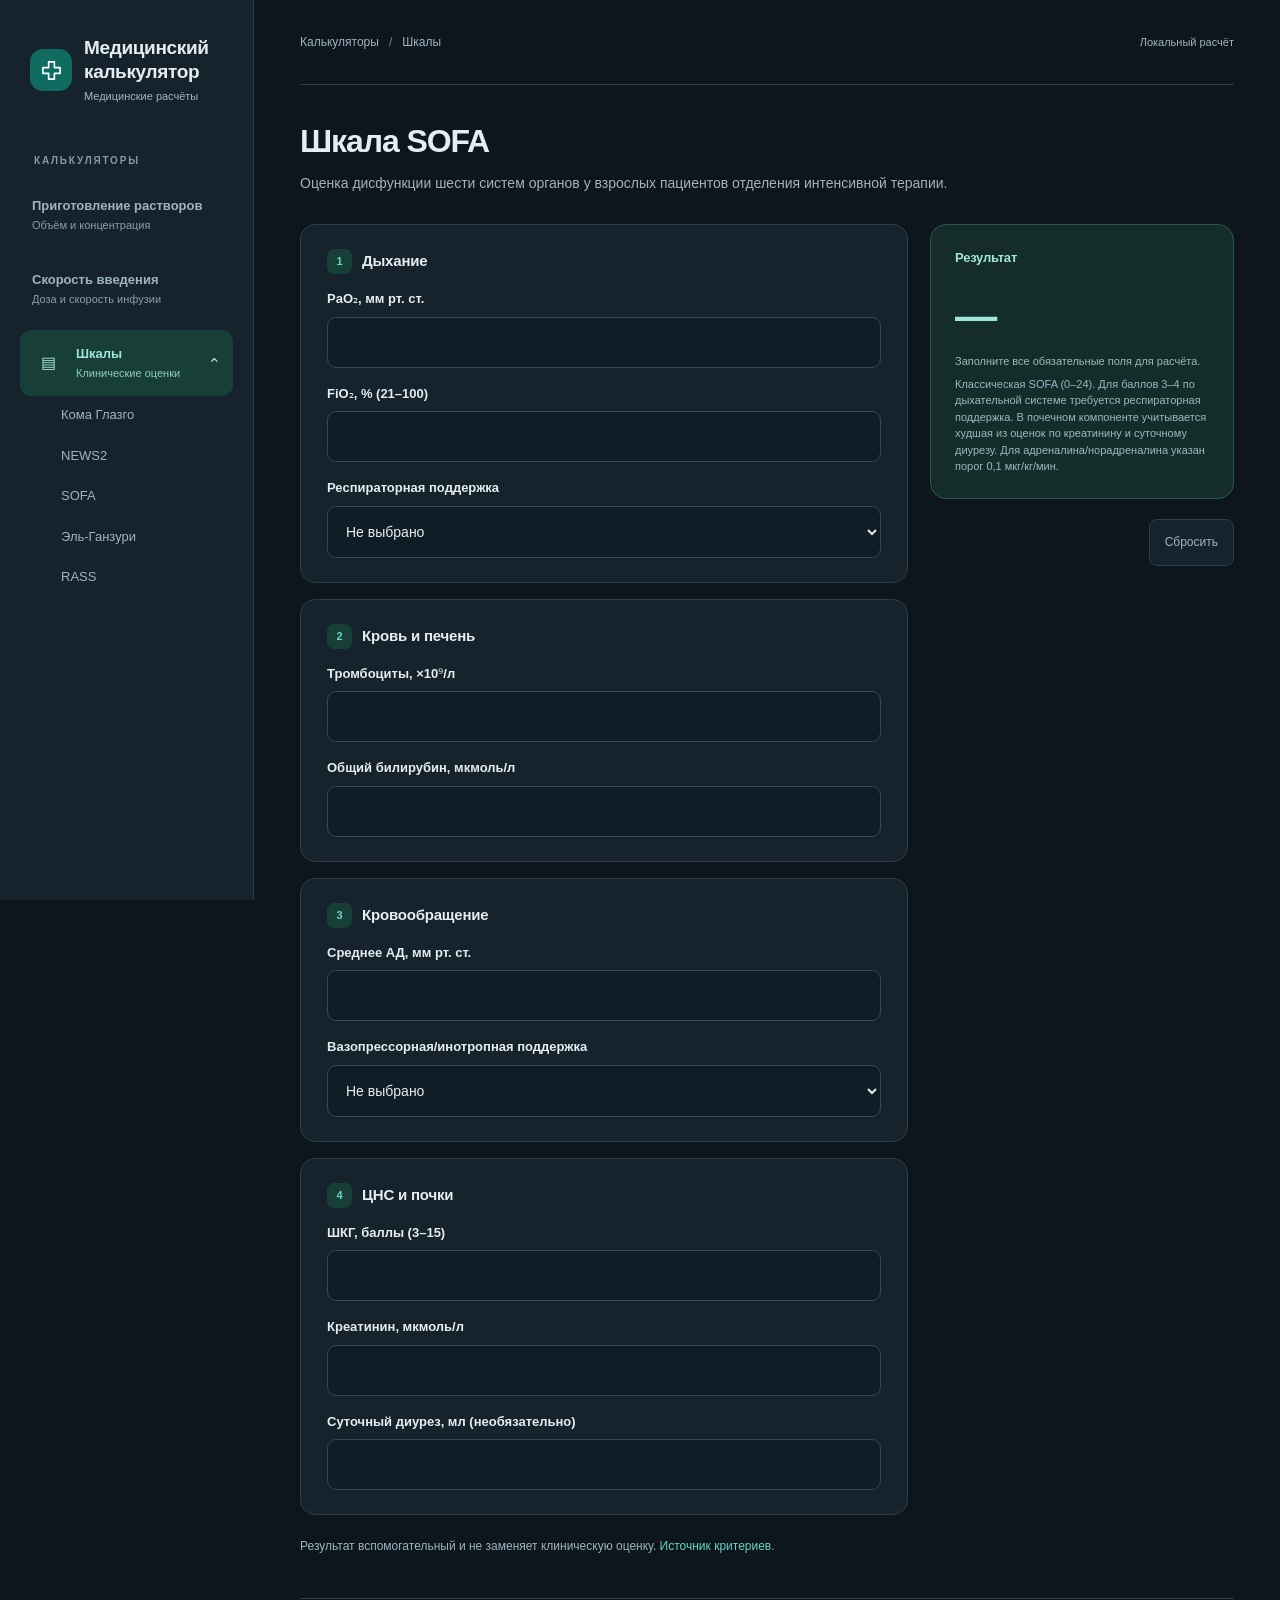
<file: sofa.html>
<!DOCTYPE html><html lang="ru"><head><meta charset="UTF-8"><meta name="viewport" content="width=device-width,initial-scale=1"><meta name="color-scheme" content="dark"><meta name="theme-color" content="#0d151d"><meta name="description" content="Оценка дисфункции шести систем органов у взрослых пациентов отделения интенсивной терапии."><title>Шкала SOFA — Медицинский калькулятор</title><link rel="icon" href="assets/favicon.svg" type="image/svg+xml"><link rel="stylesheet" href="assets/styles.css?v=17"><script src="assets/scales.js?v=1" defer></script><script src="assets/scale-ui.js?v=1" defer></script></head><body data-scale="sofa"><a class="skip-link" href="#main">К калькулятору</a><div class="app"><aside class="sidebar" aria-label="Навигация">
      <a class="brand" href="index.html" aria-label="Медицинский калькулятор — приготовление растворов"><span class="brand-mark"><svg aria-hidden="true" focusable="false" width="23" height="23" viewBox="0 0 24 24" fill="none" stroke="currentColor" stroke-width="1.7" stroke-linecap="round" stroke-linejoin="round"><path d="M9 3h6v6h6v6h-6v6H9v-6H3V9h6z"/></svg></span><span><span class="brand-name">Медицинский калькулятор</span><span class="brand-sub">Медицинские расчёты</span></span></a>
      <p class="nav-label">КАЛЬКУЛЯТОРЫ</p>
      <nav class="navigation" aria-label="Калькуляторы"><a class="nav-link" href="index.html"><span class="nav-text">Приготовление растворов<small>Объём и концентрация</small></span></a><a class="nav-link" href="infusion-rate.html"><span class="nav-text">Скорость введения<small>Доза и скорость инфузии</small></span></a><details class="scales-menu" open><summary class="nav-link scales-trigger"><span class="nav-icon" aria-hidden="true">▤</span><span class="nav-text">Шкалы<small>Клинические оценки</small></span><span class="scales-chevron" aria-hidden="true">⌄</span></summary><div class="scales-outer"><div class="scales-links"><a class="scale-link" href="gcs.html">Кома Глазго</a><a class="scale-link" href="news2.html">NEWS2</a><a class="scale-link" href="sofa.html">SOFA</a><a class="scale-link" href="egri.html">Эль-Ганзури</a><a class="scale-link" href="rass.html">RASS</a></div></div></details></nav>
    </aside><div class="workspace"><header class="topbar"><div class="topbar-label">Калькуляторы<span>/</span>Шкалы</div><div class="topbar-badge">Локальный расчёт</div></header><main id="main"><h1>Шкала SOFA</h1><p class="intro">Оценка дисфункции шести систем органов у взрослых пациентов отделения интенсивной терапии.</p><noscript>Для расчёта необходимо включить JavaScript.</noscript><form id="scale-form" autocomplete="off" novalidate><div class="scale-layout"><div id="scale-fields" class="scale-fields"></div><div class="scale-result-column"><section class="result-panel" aria-live="polite" aria-atomic="true"><div class="result-top"><h2>Результат</h2></div><div class="result-main"><output class="result-value" id="scale-result">—</output><p id="scale-description" class="result-label">Заполните поля для расчёта.</p><p class="field-hint" id="scale-note"></p></div></section><div class="unified-actions"><button class="button-secondary" type="reset">Сбросить</button></div></div></div></form><p class="scale-disclaimer">Результат вспомогательный и не заменяет клиническую оценку. <a href="https://medsoftpro.ru/kalkulyatory/sofa-scores" target="_blank" rel="noopener noreferrer">Источник критериев</a>.</p></main></div></div></body></html>
</file>
<file: assets/styles.css>
:root {
  color-scheme: dark;
  --ink: #e3edf2;
  --muted: #9fb4c0;
  --teal: #65d6c2;
  --teal-dark: #a0e7d9;
  --primary: #106c61;
  --line: #2b3e49;
  --background: #0d151d;
  --surface: #16232d;
  --danger: #ff9598;
  font-family: -apple-system, BlinkMacSystemFont, "Segoe UI", Roboto, Arial, sans-serif;
  font-size: 16px;
  font-synthesis: none;
  -webkit-text-size-adjust: 100%;
}
* { box-sizing: border-box; }
body { margin: 0; color: var(--ink); background: var(--background); line-height: 1.5; }
button, input, select { font: inherit; }
button, a, input, select { -webkit-tap-highlight-color: transparent; }
button, a { touch-action: manipulation; }
button { cursor: pointer; }
a { color: var(--teal); text-decoration: none; }
button:focus-visible, a:focus-visible { outline: 3px solid #79d9e4; outline-offset: 4px; }
button:disabled { cursor: default; }
svg { flex-shrink: 0; }
[hidden] { display: none !important; }
.skip-link { position: fixed; top: -80px; left: 16px; z-index: 5; padding: 12px; background: var(--surface); border: 2px solid var(--teal); border-radius: 8px; }
.skip-link:focus { top: 12px; }
.app { display: grid; grid-template-columns: 254px minmax(0, 1fr); min-height: 100vh; min-height: 100dvh; }
.sidebar { position: sticky; top: 0; height: 100vh; height: 100dvh; display: flex; flex-direction: column; background: var(--surface); border-right: 1px solid var(--line); padding: 36px 20px 24px; }
.brand { display: inline-flex; gap: 12px; align-items: center; padding-left: 10px; color: var(--ink); }
.brand-mark { display: grid; place-items: center; flex-shrink: 0; width: 42px; height: 42px; border-radius: 13px; color: white; background: var(--primary); }
.brand > span:last-child { min-width: 0; }
.brand-name { display: block; font-weight: 750; font-size: 19px; letter-spacing: -.35px; line-height: 1.25; }
.brand-sub { display: block; color: var(--muted); font-size: 11px; margin-top: 4px; }
.nav-label { font-size: 10px; font-weight: 700; letter-spacing: 1.8px; color: #8299a7; margin: 49px 14px 14px; }
.navigation { display: grid; gap: 8px; }
.nav-link { min-height: 66px; padding: 12px; border-radius: 11px; display: flex; align-items: center; gap: 11px; color: var(--muted); transition: background .16s, color .16s; }
a.nav-link:hover { background: #1b2b35; color: var(--ink); }
.nav-link[aria-current] { background: #183e38; color: var(--teal-dark); }
.nav-icon { width: 33px; height: 36px; display: grid; place-items: center; }
.nav-text { font-size: 13px; line-height: 1.6; font-weight: 600; }
.nav-text small { display: block; font-size: 11px; font-weight: 400; opacity: .85; }
.workspace { min-width: 0; padding: 0 46px; }
.topbar { max-width: 1160px; margin: auto; min-height: 85px; display: flex; align-items: center; justify-content: space-between; border-bottom: 1px solid var(--line); gap: 16px; }
.topbar-label { font-size: 12px; color: var(--muted); }
.topbar-label span { margin: 0 10px; color: #6b8796; }
.topbar-badge { display: flex; align-items: center; gap: 7px; color: var(--muted); font-size: 11px; }
main { max-width: 1160px; margin: 0 auto 30px; padding: 37px 0 30px; border-bottom: 1px solid var(--line); }
h1 { font-size: clamp(26px, 2.5vw, 35px); line-height: 1.2; font-weight: 720; letter-spacing: -1.1px; margin: 0; }
.intro { color: var(--muted); font-size: 14px; max-width: 650px; margin: 12px 0 28px; line-height: 1.7; }
.calculator-grid { display: grid; grid-template-columns: minmax(0, 1.4fr) minmax(290px, 1fr); gap: 24px; align-items: start; }
h2 { font-size: 16px; font-weight: 650; margin: 0; letter-spacing: -.2px; }
.field { min-width: 0; }
.field label { display: block; font-size: 12px; font-weight: 600; margin-bottom: 8px; }
.input-group { display: flex; align-items: center; background: #111d26; border: 1px solid #324854; border-radius: 9px; min-height: 50px; transition: border-color .15s, box-shadow .15s; overflow: hidden; }
.input-group:focus-within { border-color: var(--teal); box-shadow: 0 0 0 3px #65d6c21a; background: var(--surface); }
.input-group:has([aria-invalid="true"]) { border-color: var(--danger); }
input { width: 100%; min-width: 0; padding: 11px 14px; border: 0; outline: none; background: transparent; color: var(--ink); font-size: 18px; font-variant-numeric: tabular-nums; }
select { color: var(--ink); max-width: 144px; flex-shrink: 0; border: 0; border-left: 1px solid var(--line); outline: none; background: transparent; min-height: 30px; padding: 0 26px 0 12px; margin-right: 8px; font-size: 13px; cursor: pointer; }
select option { background: var(--surface); color: var(--ink); }
select:focus-visible { outline: 2px solid var(--teal); outline-offset: -2px; }
.input-unit { flex-shrink: 0; padding: 0 14px; font-size: 12px; color: var(--muted); white-space: nowrap; }
.field-hint { color: var(--muted); font-size: 11px; margin: 6px 0 0; }
.field-error { font-size: 11px; color: var(--danger); margin: 6px 0 0; }
.button-secondary { min-height: 47px; padding: 11px 15px; border: 1px solid var(--line); background: var(--surface); border-radius: 8px; color: var(--muted); font-size: 12px; }
.button-secondary:hover { background: #21333f; }
.result-panel { border-radius: 16px; border: 1px solid #2c594e; background: #152d2a; overflow: hidden; }
.result-top { padding: 23px 24px 0; display: flex; align-items: center; justify-content: space-between; }
.result-top h2 { font-size: 13px; color: var(--teal-dark); }
.result-symbol { color: var(--teal); display: grid; place-items: center; height: 30px; width: 30px; border-radius: 50%; background: #21463d; }
.result-main { padding: 23px 24px; min-height: 159px; }
.result-value { display: block; font-size: clamp(32px, 3.3vw, 46px); letter-spacing: -1.6px; line-height: 1.2; color: var(--teal-dark); font-weight: 650; overflow-wrap: anywhere; font-variant-numeric: tabular-nums; }
.result-value.is-long { font-size: 29px; }
.result-unit { display: block; font-size: 14px; color: var(--teal); margin: 8px 0 0; }
.result-label { color: #99bdb1; font-size: 11px; margin: 12px 0 0; }
.result-empty { color: #a2c2b8; font-size: 13px; margin: 17px 0 0; line-height: 1.7; }
.result-error { color: var(--danger); font-size: 13px; margin: 0; line-height: 1.7; }
.solution-transfer { display: flex; align-items: center; justify-content: center; gap: 12px; min-height: 54px; padding: 14px 16px; margin-top: 16px; border: 1px solid #397d6f; border-radius: 12px; background: #164c42; color: var(--teal-dark); font-size: 13px; font-weight: 600; text-align: center; }
.solution-transfer span { min-width: 0; overflow-wrap: anywhere; }
.solution-transfer[href]:hover { background: #1c5b4f; border-color: var(--teal); }
.solution-transfer[aria-disabled="true"] { background: var(--surface); border-color: var(--line); color: var(--muted); cursor: not-allowed; opacity: .6; }
.sr-only { position: absolute; width: 1px; height: 1px; padding: 0; margin: -1px; overflow: hidden; clip: rect(0,0,0,0); white-space: nowrap; border: 0; }
@media (min-width: 1600px) { .workspace { padding: 0 65px; } main { padding-top: 50px; } }
@media (max-width: 1190px) { .app { grid-template-columns: 224px minmax(0,1fr); } .workspace { padding: 0 28px; } .sidebar { padding-left: 13px; padding-right: 13px; } .calculator-grid { gap: 18px; grid-template-columns: minmax(0,1.2fr) minmax(270px,1fr); }   }
@media (max-width: 980px) {
  .app { grid-template-columns: 1fr; }
  .sidebar { position: static; height: auto; padding: 20px 28px 15px; border-right: 0; border-bottom: 1px solid var(--line); }
  .brand { padding-left: 0; }
  .brand-mark { width: 35px; height: 35px; border-radius: 10px; }
  .brand-sub { font-size: 10px; }
  .nav-label { display: none; }
  .navigation { grid-template-columns: repeat(2,minmax(0,1fr)); gap: 8px; margin-top: 19px; }
  .nav-link { min-height: 58px; padding: 9px 11px; border: 1px solid var(--line); }
  .nav-link[aria-current] { border-color: #37665b; }
  .nav-icon { width: 24px; }
  .nav-text { font-size: 12px; }
  .nav-text small { font-size: 10px; }
  .topbar { min-height: 58px; }
  main { padding-top: 29px; }
  .calculator-grid { grid-template-columns: minmax(0,1.3fr) minmax(265px,1fr); gap: 20px; }
  h1 { font-size: 30px; }
}
@media (max-width: 660px) {
  .sidebar { padding: 17px 18px 13px; }
  .navigation { grid-template-columns: repeat(2,minmax(0,1fr)); gap: 6px; margin-top: 17px; }
  .nav-link { gap: 8px; padding: 9px 8px; min-height: 62px; }
  .nav-icon { height: 20px; }
  .nav-icon svg { width: 18px; height: 18px; }
  .nav-text { font-size: 11px; line-height: 1.6; }
  .nav-text small { display: none; }
  .workspace { padding: 0 18px; }
  .topbar { min-height: 48px; }
  .topbar-label { font-size: 10px; }
  .topbar-badge { font-size: 9px; gap: 5px; }
  .topbar-badge svg { width: 12px; }
  main { padding-top: 24px; }
  h1 { font-size: 27px; letter-spacing: -.8px; }
  .intro { font-size: 13px; margin: 12px 0 22px; }
  .calculator-grid { grid-template-columns: minmax(0,1fr); gap: 18px; }
  .result-value { font-size: 42px; }
  .result-main { min-height: 137px; padding-top: 18px; padding-bottom: 20px; }
}
.unified-form { margin-top: 8px; }
.patient-solution-grid { display: grid; grid-template-columns: repeat(2,minmax(0,1fr)); gap: 22px; align-items: stretch; }
.stage-card { min-width: 0; padding: 24px 26px; background: var(--surface); border: 1px solid var(--line); border-radius: 15px; }
.stage-heading { display: flex; align-items: center; gap: 10px; margin-bottom: 24px; }
.stage-heading h2 { font-size: 15px; }
.stage-number { display: grid; place-items: center; flex-shrink: 0; width: 25px; height: 25px; border-radius: 7px; background: #183e38; color: var(--teal); font-size: 11px; font-weight: 700; }
.stage-fields { border: 0; padding: 0; margin: 0; min-width: 0; }
.field-equals { display: block; color: var(--teal); text-align: center; font-size: 22px; line-height: 1; padding-top: 42px; user-select: none; }
.stage-note { font-size: 11px; color: var(--muted); margin: 14px 0 0; line-height: 1.6; }
input:disabled, select:disabled { cursor: not-allowed; color: #7d94a1; }
.stage-fields:disabled .input-group { background: #14202a; border-color: #273944; }
.stage-fields:disabled label, .stage-fields:disabled .input-unit, .stage-fields:disabled .field-hint { color: #8299a7; }
.rate-card { margin-top: 22px; background: #152d2a; border-color: #2c594e; }
.rate-card .stage-heading { margin-bottom: 0; }
.rate-status { margin: 10px 0 24px 35px; color: #a7c7bb; }
.rate-fields { display: grid; grid-template-columns: minmax(0,1fr) 20px minmax(0,1fr) 20px minmax(0,1fr); gap: 22px; align-items: start; }
.rate-fields .field-equals { padding-top: 52px; }
.rate-fields label { color: var(--teal-dark); font-size: 16px; }
.rate-fields .input-group { min-height: 58px; background: var(--surface); border-color: #365b51; }
.rate-fields input { font-size: 20px; padding: 13px 14px; }
.rate-fields .field-hint { margin-top: 10px; }
.rate-card .stage-fields:disabled .input-group { background: #182b2a; border-color: #29443e; }
.rate-note { font-size: 11px; color: #a4c3b8; margin: 24px 0 0; line-height: 1.7; }
.unified-actions { display: flex; justify-content: flex-end; margin-top: 20px; }
.unified-actions .button-secondary:disabled { color: #7f96a3; background: #21333f; }
.solutions-stack { display: grid; gap: 18px; min-width: 0; }
.solution-fields { display: grid; grid-template-columns: repeat(2,minmax(0,1fr)); gap: 16px; align-items: start; }
.solution-fields-linked { grid-template-columns: minmax(0,1fr) 20px minmax(0,1fr); gap: 12px; }
.solution-actions { display: flex; }
@media (max-width: 1190px) { .patient-solution-grid { gap: 18px; } .stage-card { padding: 22px; } .rate-fields { gap: 16px; } }
@media (max-width: 1190px) { .solution-fields { grid-template-columns: 1fr; } .solution-fields-linked .field-equals { padding-top: 0; } }
@media (max-width: 660px) {
  .solution-fields { gap: 18px; }
  .solution-fields-linked { gap: 12px; }
  .patient-solution-grid { grid-template-columns: 1fr; gap: 16px; }
  .stage-card { padding: 20px; }
  .stage-heading { margin-bottom: 20px; }
  .stage-heading h2 { font-size: 14px; }
  .field-equals, .rate-fields .field-equals { padding-top: 0; }
  .rate-card { margin-top: 16px; }
  .rate-fields { grid-template-columns: 1fr; gap: 12px; }
  .rate-fields .input-group { min-height: 54px; }
  .rate-status { margin-left: 0; }
  .unified-actions { justify-content: flex-start; }
}
@media (prefers-reduced-motion: reduce) { *, *::before, *::after { transition: none !important; } }

/* Clinical scales and collapsible sidebar */
.sidebar{overflow-y:auto}
.scales-menu{min-width:0}
.scales-trigger{list-style:none;cursor:pointer;user-select:none}
.scales-trigger::-webkit-details-marker{display:none}
.scales-trigger:hover{background:#1b2b35;color:var(--ink)}
.scales-menu[open] .scales-trigger{background:#183e38;color:var(--teal-dark)}
.scales-chevron{margin-left:auto;transition:transform .23s ease}
.scales-menu[open] .scales-chevron{transform:rotate(180deg)}
.scales-outer{display:grid;grid-template-rows:0fr;transition:grid-template-rows .24s ease,opacity .24s ease;opacity:0}
.scales-menu[open] .scales-outer{grid-template-rows:1fr;opacity:1}
.scales-links{min-height:0;overflow:hidden;display:grid;gap:3px;padding-left:29px}
.scale-link{padding:9px 12px;border-radius:8px;font-size:13px;color:var(--muted)}
.scale-link:hover{background:#1b2b35;color:var(--ink)}
.scale-link[aria-current="page"]{color:var(--teal-dark);background:#183e38}
.scale-layout{display:grid;grid-template-columns:minmax(0,1.5fr) minmax(260px,.75fr);gap:22px;align-items:start}
.scale-fields{display:grid;gap:16px}
.scale-card .stage-heading{margin-bottom:15px}
.scale-card .field+.field{margin-top:16px}
.scale-card .field label{font-size:13px}
.scale-select{width:100%;max-width:none;min-height:50px;border:0;margin:0;padding:0 30px 0 14px;font-size:14px}
.scale-options{margin:0;padding:0;border:0;display:grid;gap:8px}
.scale-option{display:flex;align-items:center;gap:12px;padding:10px 12px;border:1px solid var(--line);background:#111d26;border-radius:9px;cursor:pointer;font-size:13px}
.scale-option:hover{border-color:#397d6f}
.scale-option:has(input:checked){border-color:var(--teal);background:#183e38}
.scale-option input{width:17px;height:17px;flex:0 0 17px;accent-color:var(--teal);margin:0;padding:0}
.option-description{flex:1}
.option-score{color:var(--teal-dark);font-weight:700;font-variant-numeric:tabular-nums}
.scale-result-column{position:sticky;top:20px}
.scale-disclaimer{font-size:12px;line-height:1.6;color:var(--muted);margin-top:22px}
@media(max-width:980px){.sidebar{overflow:visible}.scale-layout{grid-template-columns:1fr}.scale-result-column{position:static}.scales-links{padding-left:10px}}
@media(max-width:660px){.scale-card{padding:18px}.scale-option{padding:11px 9px}}
@media(prefers-reduced-motion:reduce){.scales-outer,.scales-chevron{transition:none}}
</file>
